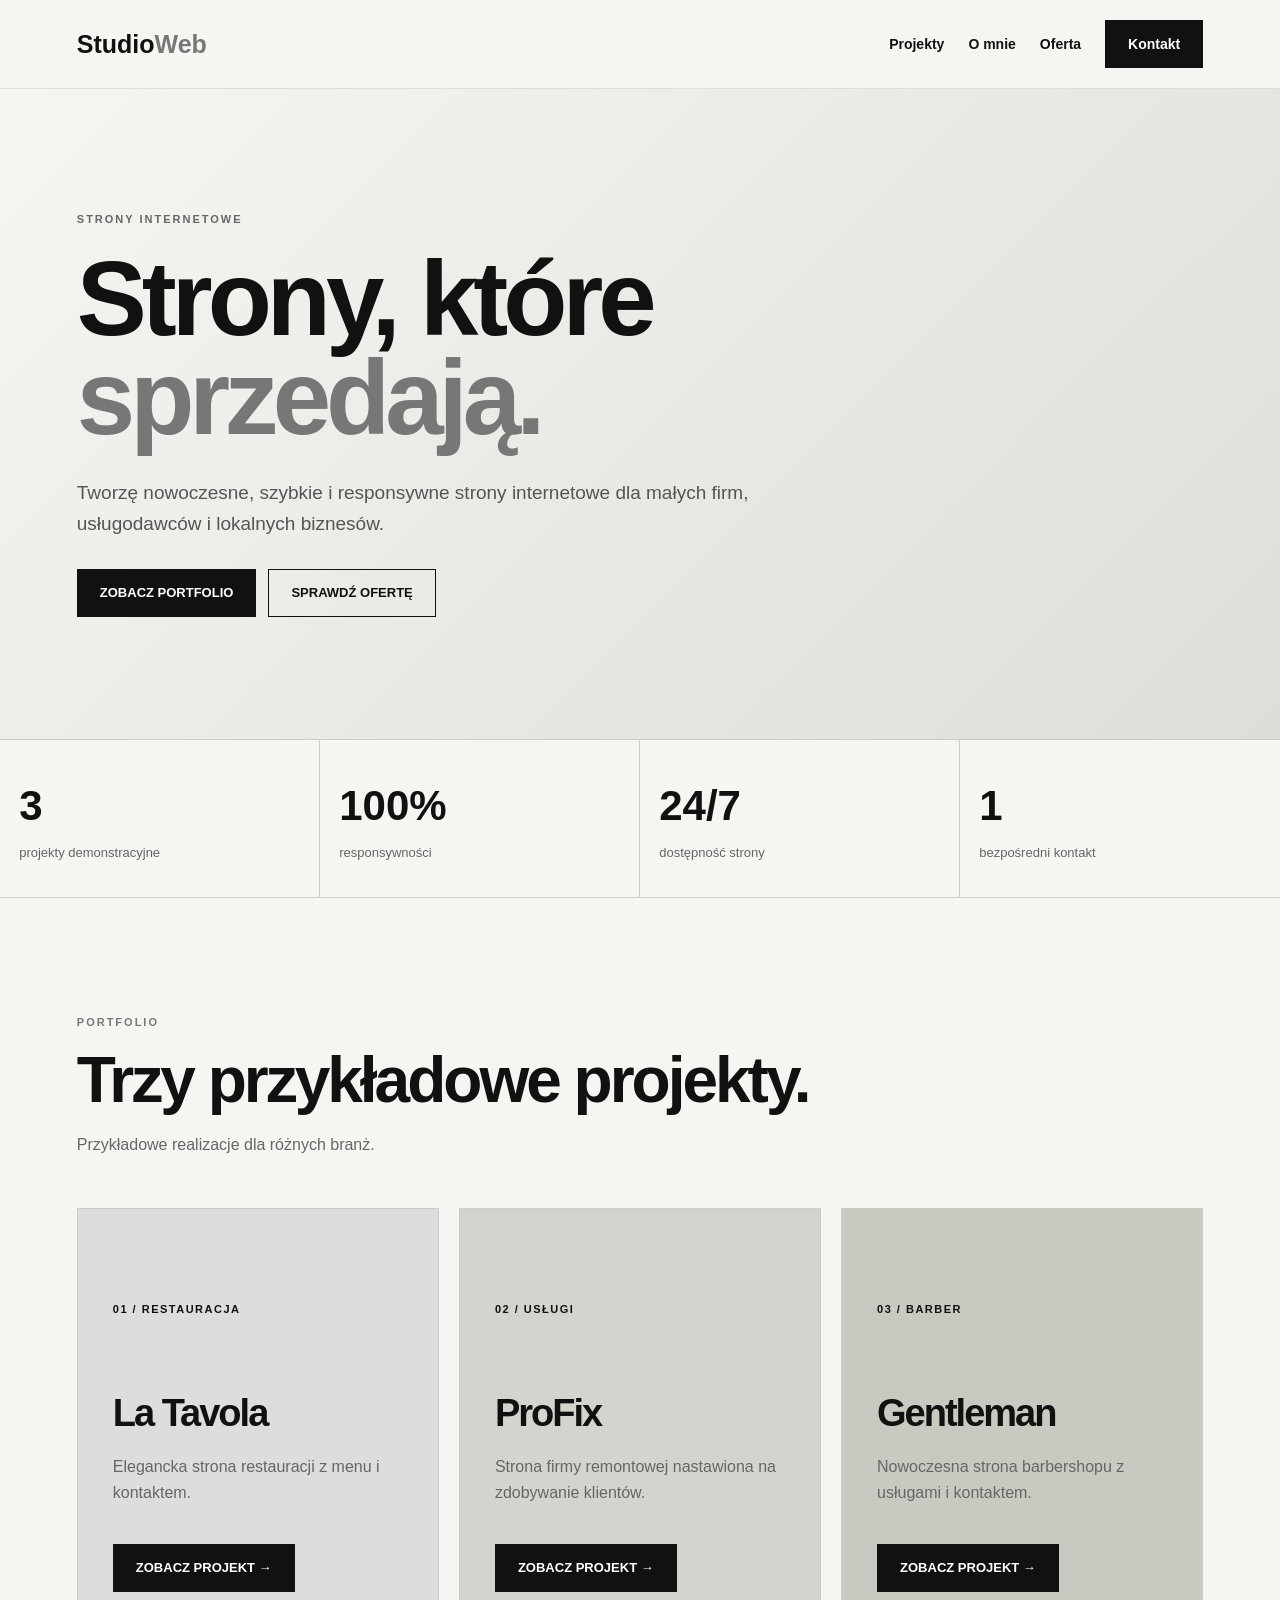
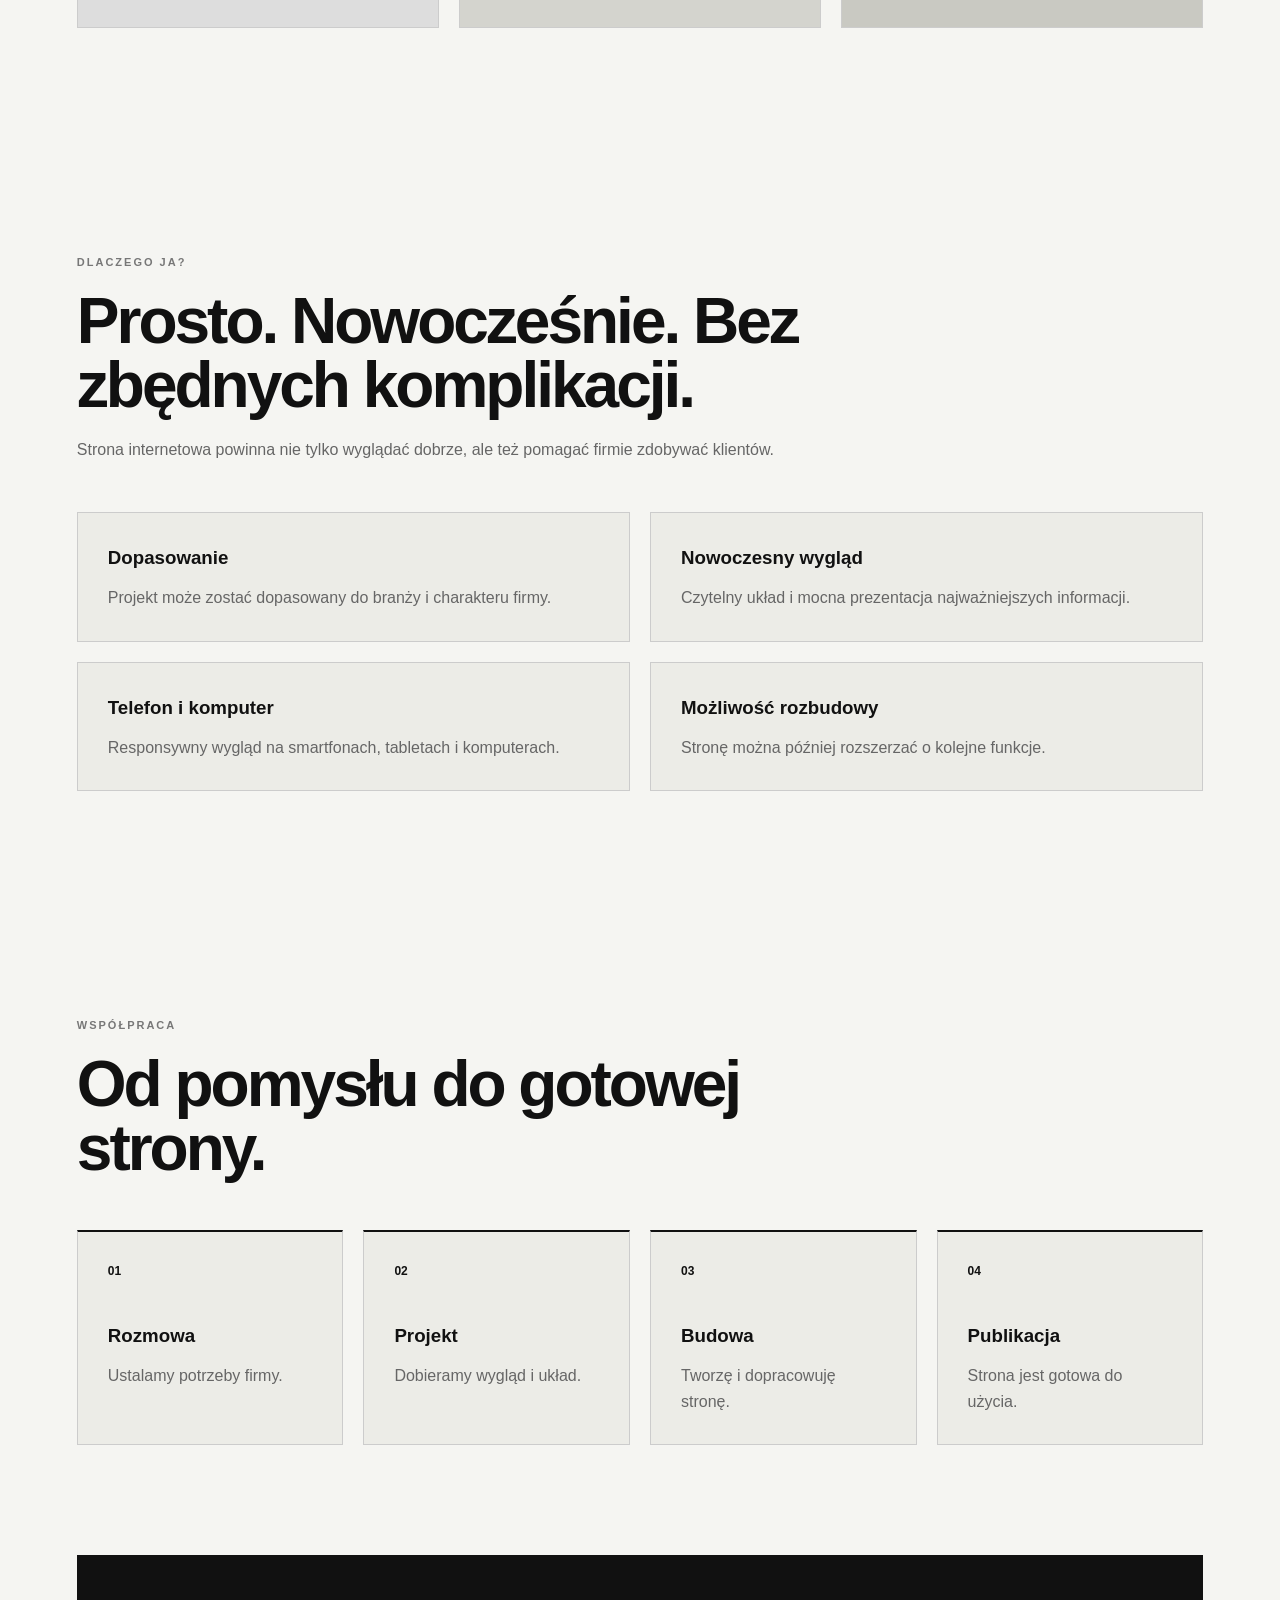
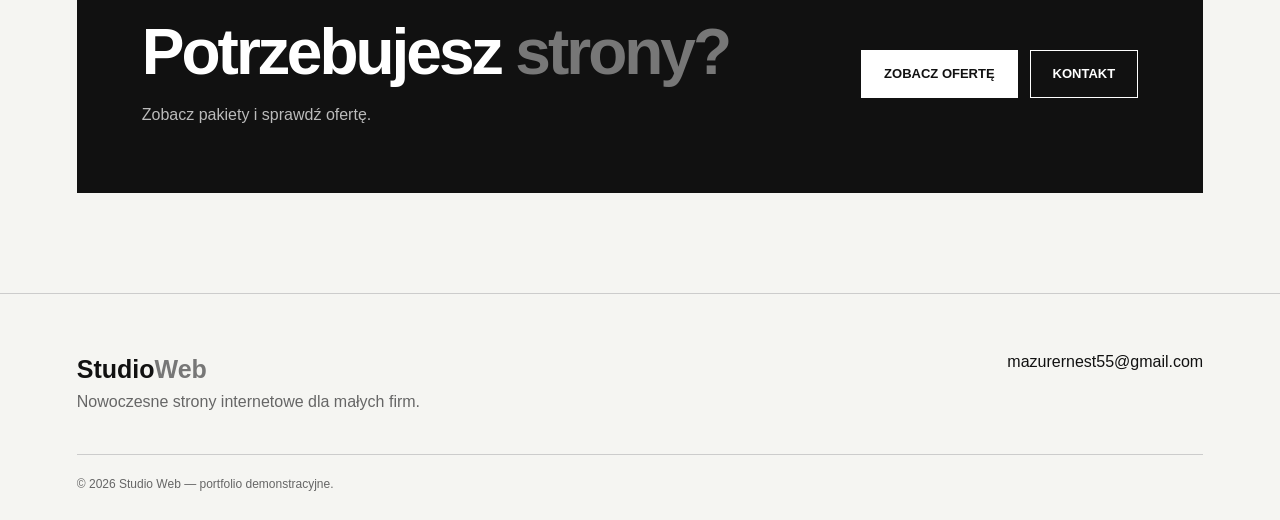
<file: index.html>
<!doctype html><html lang="pl"><head><meta charset="utf-8"><meta name="viewport" content="width=device-width,initial-scale=1"><meta name="description" content="Studio Web — portfolio stron internetowych"><title>Studio Web — Portfolio</title><link rel="stylesheet" href="style.css"></head><body>
<header class="nav"><a class="logo" href="index.html">Studio<span>Web</span></a><nav class="menu"><a href="#projekty">Projekty</a><a href="#o-mnie">O mnie</a><a href="oferta.html">Oferta</a><a class="btn dark" href="oferta.html#kontakt">Kontakt</a></nav></header>
<main><section class="hero"><div class="hero-content"><div class="label">STRONY INTERNETOWE</div><h1>Strony, które <span>sprzedają.</span></h1><p>Tworzę nowoczesne, szybkie i responsywne strony internetowe dla małych firm, usługodawców i lokalnych biznesów.</p><div class="buttons"><a class="btn dark" href="#projekty">ZOBACZ PORTFOLIO</a><a class="btn" href="oferta.html">SPRAWDŹ OFERTĘ</a></div></div></section>
<section class="stats"><div class="stat"><strong>3</strong><span>projekty demonstracyjne</span></div><div class="stat"><strong>100%</strong><span>responsywności</span></div><div class="stat"><strong>24/7</strong><span>dostępność strony</span></div><div class="stat"><strong>1</strong><span>bezpośredni kontakt</span></div></section>
<section id="projekty" class="section"><div class="heading"><small>PORTFOLIO</small><h2>Trzy przykładowe projekty.</h2><p>Przykładowe realizacje dla różnych branż.</p></div><div class="grid">
<a class="card" href="restauracja.html"><div><span class="card-number">01 / RESTAURACJA</span><h3>La Tavola</h3><p>Elegancka strona restauracji z menu i kontaktem.</p><span class="btn dark">ZOBACZ PROJEKT →</span></div></a>
<a class="card" href="remonty.html"><div><span class="card-number">02 / USŁUGI</span><h3>ProFix</h3><p>Strona firmy remontowej nastawiona na zdobywanie klientów.</p><span class="btn dark">ZOBACZ PROJEKT →</span></div></a>
<a class="card" href="barber.html"><div><span class="card-number">03 / BARBER</span><h3>Gentleman</h3><p>Nowoczesna strona barbershopu z usługami i kontaktem.</p><span class="btn dark">ZOBACZ PROJEKT →</span></div></a>
</div></section>
<section id="o-mnie" class="section"><div class="heading"><small>DLACZEGO JA?</small><h2>Prosto. Nowocześnie. Bez zbędnych komplikacji.</h2><p>Strona internetowa powinna nie tylko wyglądać dobrze, ale też pomagać firmie zdobywać klientów.</p></div><div class="about-grid"><article class="box"><h3>Dopasowanie</h3><p>Projekt może zostać dopasowany do branży i charakteru firmy.</p></article><article class="box"><h3>Nowoczesny wygląd</h3><p>Czytelny układ i mocna prezentacja najważniejszych informacji.</p></article><article class="box"><h3>Telefon i komputer</h3><p>Responsywny wygląd na smartfonach, tabletach i komputerach.</p></article><article class="box"><h3>Możliwość rozbudowy</h3><p>Stronę można później rozszerzać o kolejne funkcje.</p></article></div></section>
<section class="section"><div class="heading"><small>WSPÓŁPRACA</small><h2>Od pomysłu do gotowej strony.</h2></div><div class="features"><article class="feature"><strong>01</strong><h3>Rozmowa</h3><p>Ustalamy potrzeby firmy.</p></article><article class="feature"><strong>02</strong><h3>Projekt</h3><p>Dobieramy wygląd i układ.</p></article><article class="feature"><strong>03</strong><h3>Budowa</h3><p>Tworzę i dopracowuję stronę.</p></article><article class="feature"><strong>04</strong><h3>Publikacja</h3><p>Strona jest gotowa do użycia.</p></article></div></section>
<section class="cta"><div><h2>Potrzebujesz <span>strony?</span></h2><p>Zobacz pakiety i sprawdź ofertę.</p></div><div class="buttons"><a class="btn dark" href="oferta.html">ZOBACZ OFERTĘ</a><a class="btn" href="oferta.html#kontakt">KONTAKT</a></div></section></main>
<footer class="footer"><div class="footer-row"><div><div class="logo">Studio<span>Web</span></div><p>Nowoczesne strony internetowe dla małych firm.</p></div><a href="mailto:mazurernest55@gmail.com">mazurernest55@gmail.com</a></div><p class="copy">© 2026 Studio Web — portfolio demonstracyjne.</p></footer></body></html>
</file>
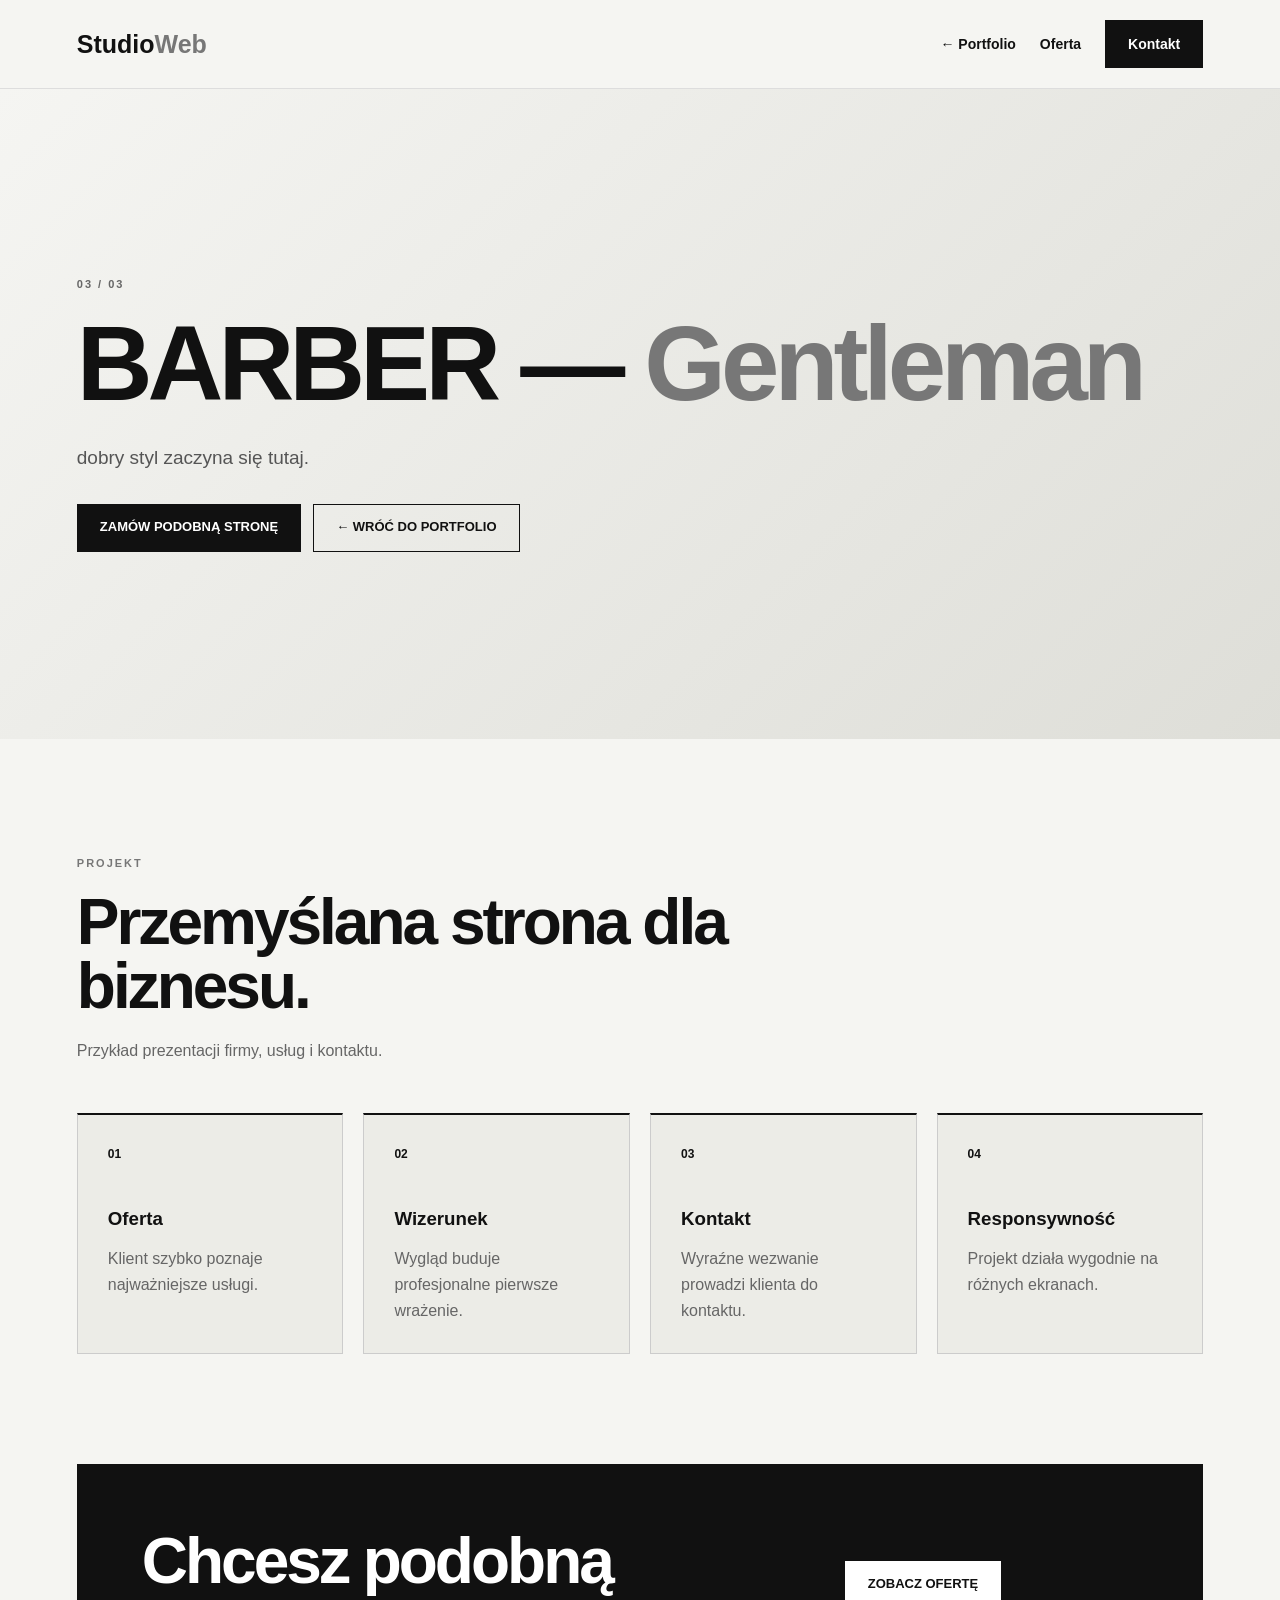
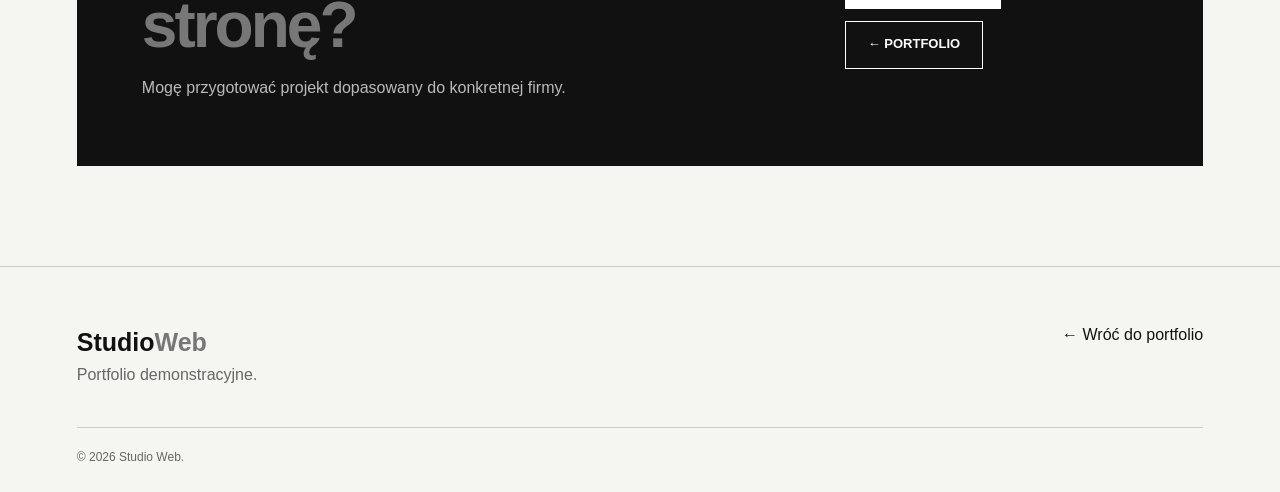
<file: barber.html>
<!doctype html><html lang="pl"><head><meta charset="utf-8"><meta name="viewport" content="width=device-width,initial-scale=1"><meta name="description" content="BARBER — demonstracyjny projekt Studio Web"><title>BARBER — Studio Web</title><link rel="stylesheet" href="style.css"></head><body><header class="nav"><a class="logo" href="index.html">Studio<span>Web</span></a><nav class="menu"><a href="index.html">← Portfolio</a><a href="oferta.html">Oferta</a><a class="btn dark" href="oferta.html#kontakt">Kontakt</a></nav></header><main><section class="page-hero"><div class="label">03 / 03</div><h1>BARBER — <span>Gentleman</span></h1><p>dobry styl zaczyna się tutaj.</p><div class="buttons"><a class="btn dark" href="oferta.html#kontakt">ZAMÓW PODOBNĄ STRONĘ</a><a class="btn" href="index.html">← WRÓĆ DO PORTFOLIO</a></div></section><section class="section"><div class="heading"><small>PROJEKT</small><h2>Przemyślana strona dla biznesu.</h2><p>Przykład prezentacji firmy, usług i kontaktu.</p></div><div class="features"><article class="feature"><strong>01</strong><h3>Oferta</h3><p>Klient szybko poznaje najważniejsze usługi.</p></article><article class="feature"><strong>02</strong><h3>Wizerunek</h3><p>Wygląd buduje profesjonalne pierwsze wrażenie.</p></article><article class="feature"><strong>03</strong><h3>Kontakt</h3><p>Wyraźne wezwanie prowadzi klienta do kontaktu.</p></article><article class="feature"><strong>04</strong><h3>Responsywność</h3><p>Projekt działa wygodnie na różnych ekranach.</p></article></div></section><section class="cta"><div><h2>Chcesz podobną <span>stronę?</span></h2><p>Mogę przygotować projekt dopasowany do konkretnej firmy.</p></div><div class="buttons"><a class="btn dark" href="oferta.html">ZOBACZ OFERTĘ</a><a class="btn" href="index.html">← PORTFOLIO</a></div></section></main><footer class="footer"><div class="footer-row"><div><div class="logo">Studio<span>Web</span></div><p>Portfolio demonstracyjne.</p></div><a href="index.html">← Wróć do portfolio</a></div><p class="copy">© 2026 Studio Web.</p></footer></body></html>
</file>
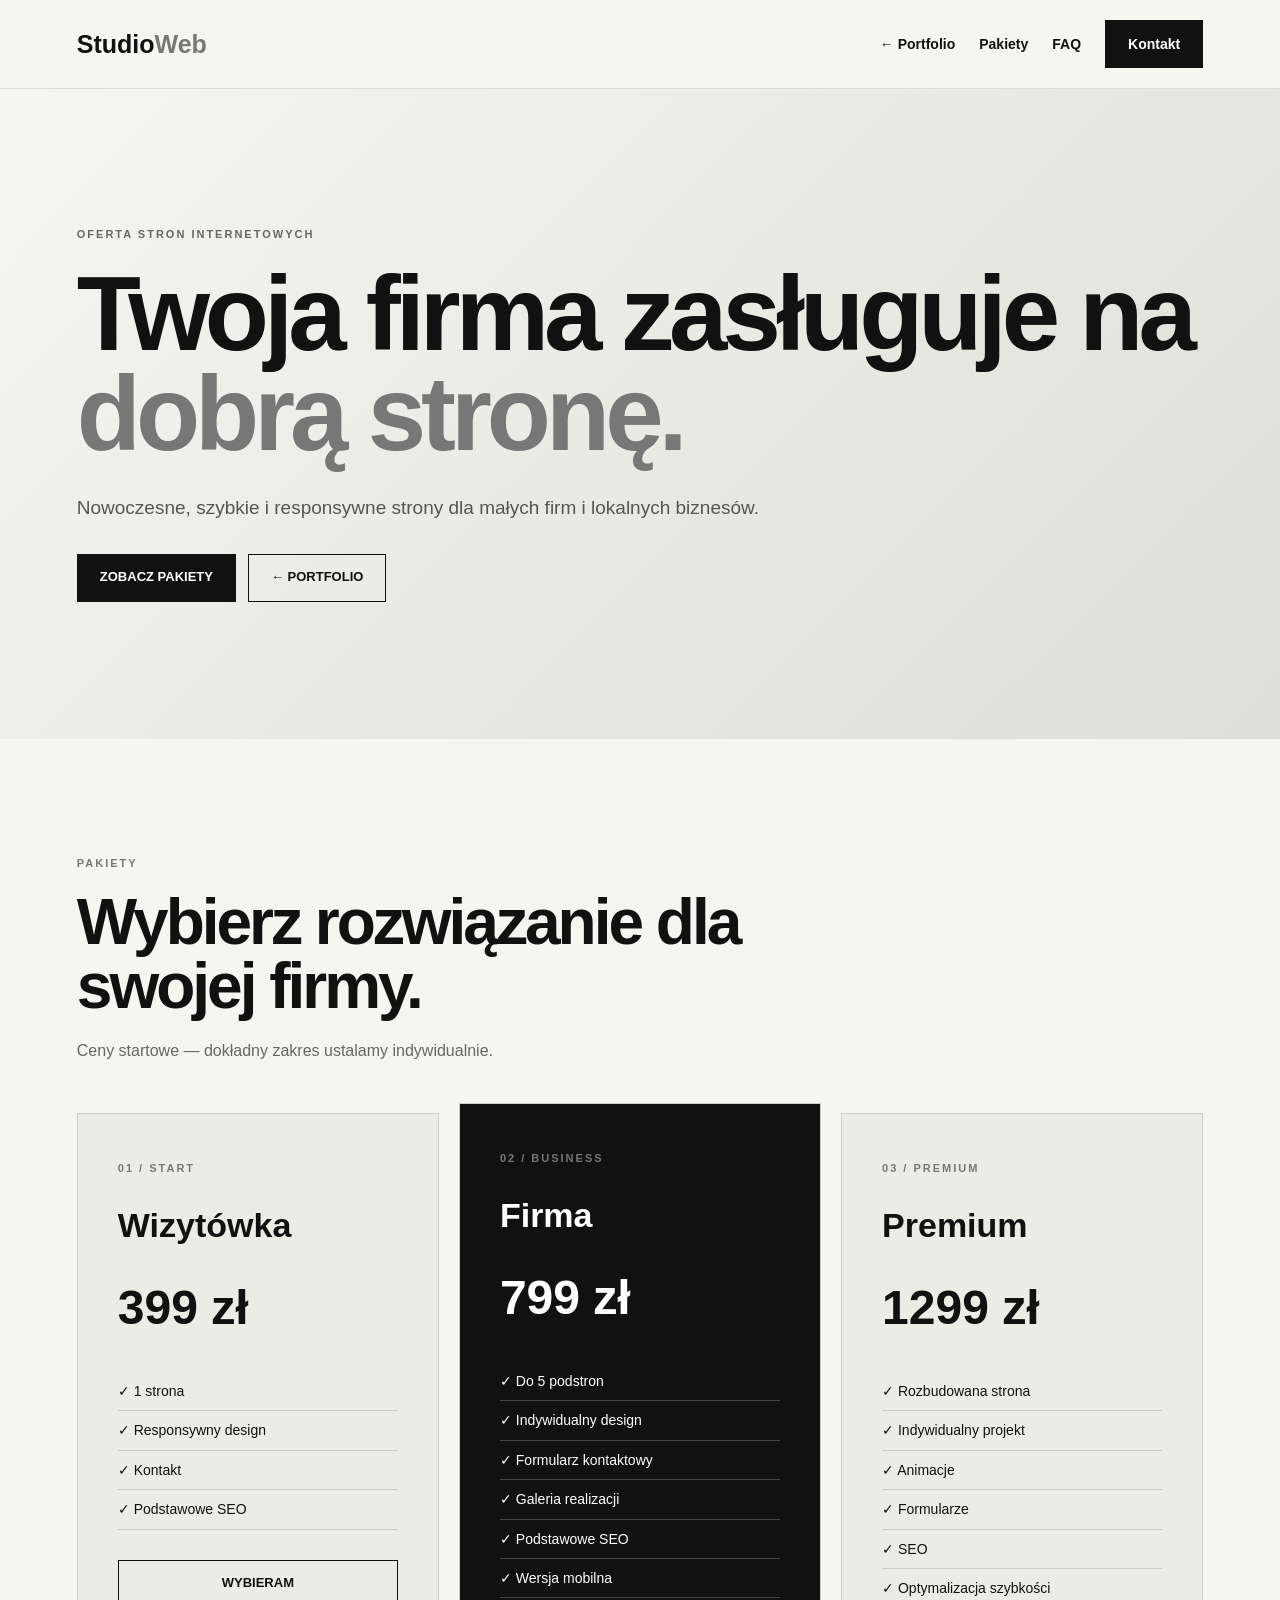
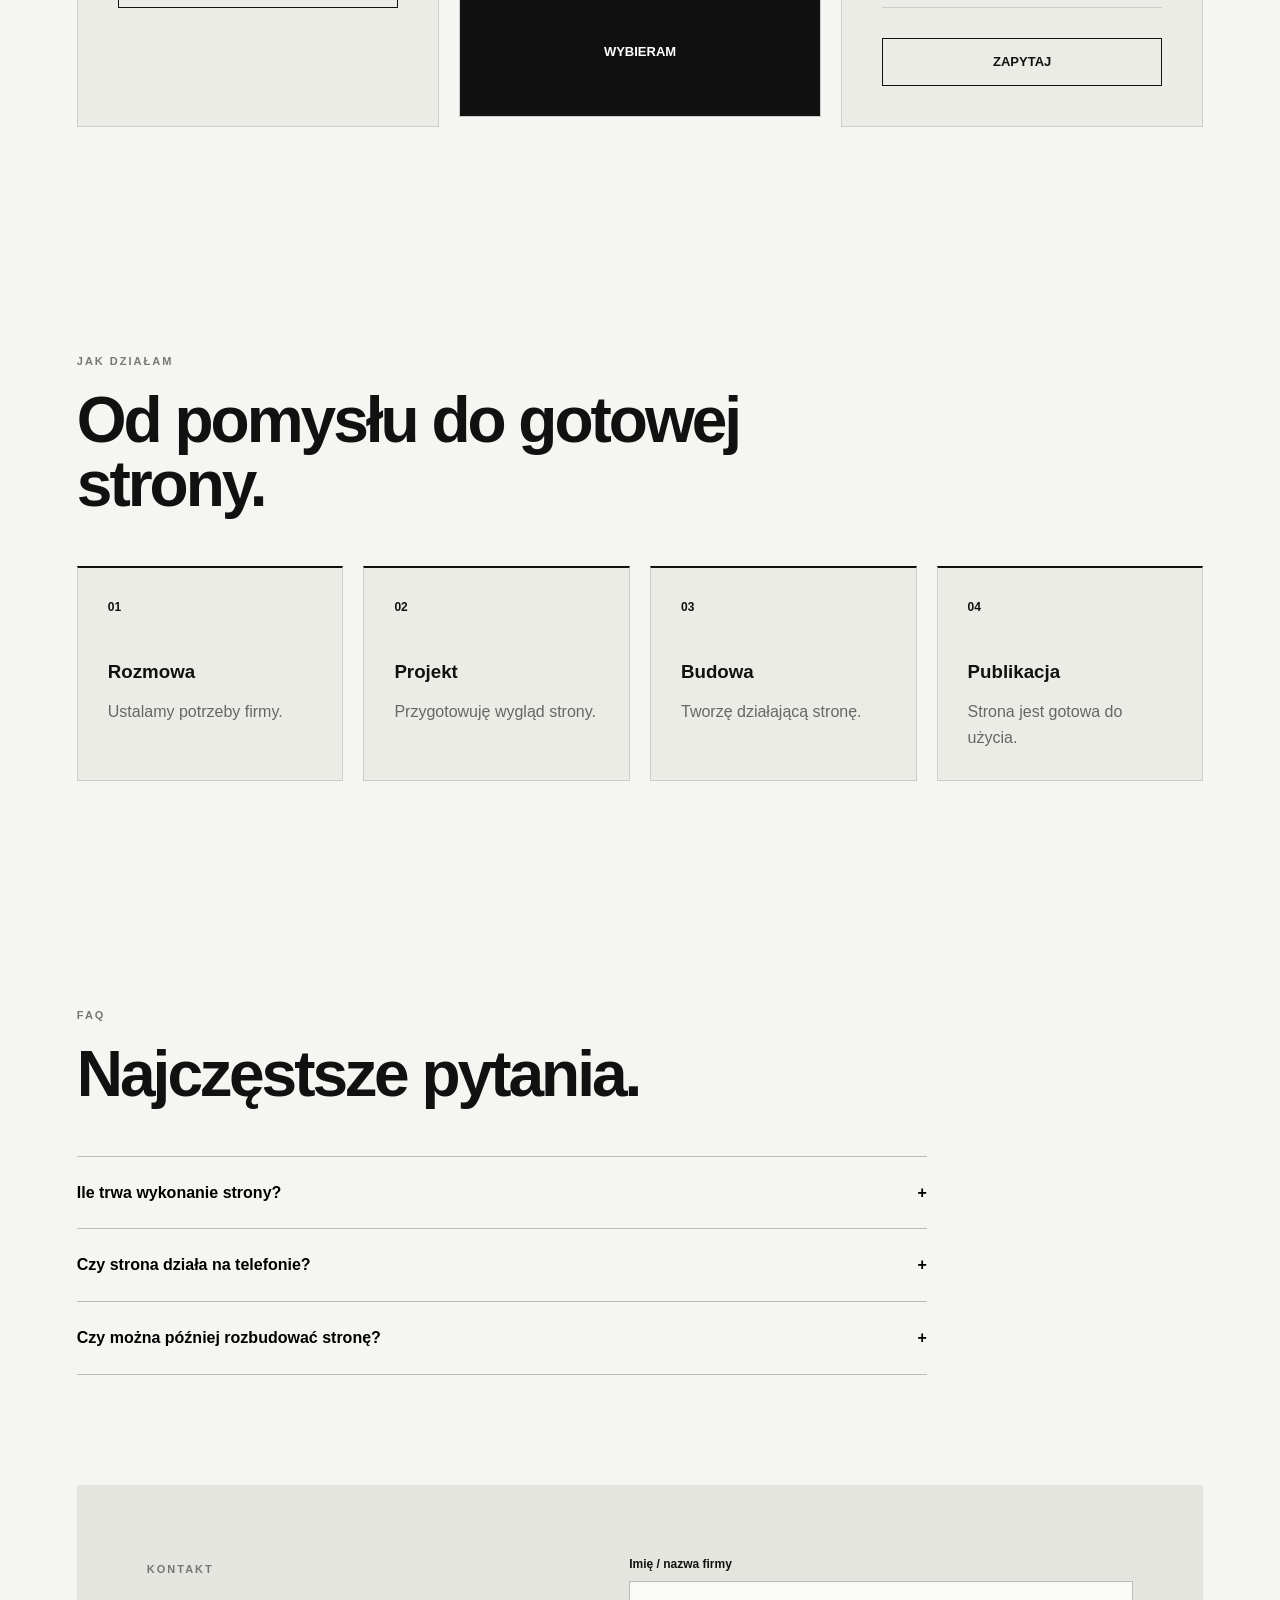
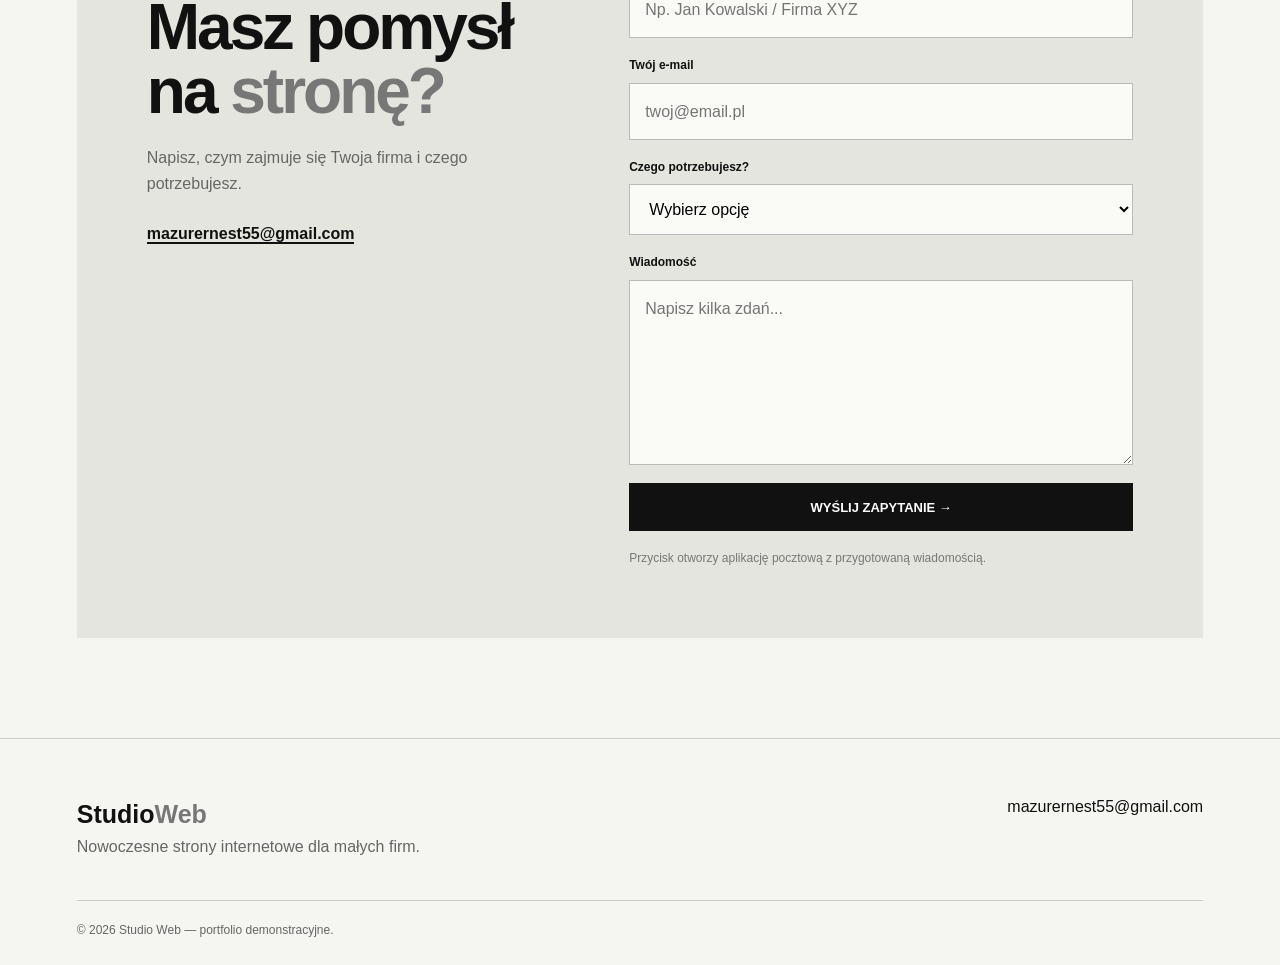
<file: oferta.html>
<!doctype html><html lang="pl"><head><meta charset="utf-8"><meta name="viewport" content="width=device-width,initial-scale=1"><meta name="description" content="Oferta stron internetowych Studio Web"><title>Oferta — Studio Web</title><link rel="stylesheet" href="style.css"></head><body><header class="nav"><a class="logo" href="index.html">Studio<span>Web</span></a><nav class="menu"><a href="index.html">← Portfolio</a><a href="#pakiety">Pakiety</a><a href="#faq">FAQ</a><a href="#kontakt" class="btn dark">Kontakt</a></nav></header><main>
<section class="page-hero"><div class="label">OFERTA STRON INTERNETOWYCH</div><h1>Twoja firma zasługuje na <span>dobrą stronę.</span></h1><p>Nowoczesne, szybkie i responsywne strony dla małych firm i lokalnych biznesów.</p><div class="buttons"><a class="btn dark" href="#pakiety">ZOBACZ PAKIETY</a><a class="btn" href="index.html">← PORTFOLIO</a></div></section>
<section id="pakiety" class="section"><div class="heading"><small>PAKIETY</small><h2>Wybierz rozwiązanie dla swojej firmy.</h2><p>Ceny startowe — dokładny zakres ustalamy indywidualnie.</p></div><div class="price-grid"><article class="price"><small>01 / START</small><h3>Wizytówka</h3><div class="amount">399 zł</div><ul><li>✓ 1 strona</li><li>✓ Responsywny design</li><li>✓ Kontakt</li><li>✓ Podstawowe SEO</li></ul><a class="btn" href="#kontakt">WYBIERAM</a></article><article class="price featured"><small>02 / BUSINESS</small><h3>Firma</h3><div class="amount">799 zł</div><ul><li>✓ Do 5 podstron</li><li>✓ Indywidualny design</li><li>✓ Formularz kontaktowy</li><li>✓ Galeria realizacji</li><li>✓ Podstawowe SEO</li><li>✓ Wersja mobilna</li></ul><a class="btn" href="#kontakt">WYBIERAM</a></article><article class="price"><small>03 / PREMIUM</small><h3>Premium</h3><div class="amount">1299 zł</div><ul><li>✓ Rozbudowana strona</li><li>✓ Indywidualny projekt</li><li>✓ Animacje</li><li>✓ Formularze</li><li>✓ SEO</li><li>✓ Optymalizacja szybkości</li></ul><a class="btn" href="#kontakt">ZAPYTAJ</a></article></div></section>
<section class="section"><div class="heading"><small>JAK DZIAŁAM</small><h2>Od pomysłu do gotowej strony.</h2></div><div class="features"><article class="feature"><strong>01</strong><h3>Rozmowa</h3><p>Ustalamy potrzeby firmy.</p></article><article class="feature"><strong>02</strong><h3>Projekt</h3><p>Przygotowuję wygląd strony.</p></article><article class="feature"><strong>03</strong><h3>Budowa</h3><p>Tworzę działającą stronę.</p></article><article class="feature"><strong>04</strong><h3>Publikacja</h3><p>Strona jest gotowa do użycia.</p></article></div></section>
<section id="faq" class="section"><div class="heading"><small>FAQ</small><h2>Najczęstsze pytania.</h2></div><div class="faq"><div class="faq-item"><button type="button" onclick="faq(this)">Ile trwa wykonanie strony?<span>+</span></button><div class="answer">Prosta strona może być gotowa w ciągu kilku dni. Termin zależy od zakresu projektu.</div></div><div class="faq-item"><button type="button" onclick="faq(this)">Czy strona działa na telefonie?<span>+</span></button><div class="answer">Tak. Projekt jest responsywny i dopasowany do telefonu, tabletu i komputera.</div></div><div class="faq-item"><button type="button" onclick="faq(this)">Czy można później rozbudować stronę?<span>+</span></button><div class="answer">Tak. Można dodawać kolejne podstrony, galerie, formularze i funkcje.</div></div></div></section>
<section id="kontakt" class="contact-section"><div class="contact-intro"><small>KONTAKT</small><h2>Masz pomysł na <span>stronę?</span></h2><p>Napisz, czym zajmuje się Twoja firma i czego potrzebujesz.</p><a class="email-link" href="mailto:mazurernest55@gmail.com">mazurernest55@gmail.com</a></div><form class="contact-form" id="contactForm"><div class="form-group"><label for="name">Imię / nazwa firmy</label><input id="name" required placeholder="Np. Jan Kowalski / Firma XYZ"></div><div class="form-group"><label for="email">Twój e-mail</label><input id="email" type="email" required placeholder="twoj@email.pl"></div><div class="form-group"><label for="service">Czego potrzebujesz?</label><select id="service" required><option value="">Wybierz opcję</option><option>Prosta strona / wizytówka</option><option>Strona firmowa</option><option>Sklep internetowy</option><option>Inny projekt</option></select></div><div class="form-group"><label for="message">Wiadomość</label><textarea id="message" rows="6" required placeholder="Napisz kilka zdań..."></textarea></div><button class="btn dark" type="submit">WYŚLIJ ZAPYTANIE →</button><p class="form-note">Przycisk otworzy aplikację pocztową z przygotowaną wiadomością.</p></form></section></main><footer class="footer"><div class="footer-row"><div><div class="logo">Studio<span>Web</span></div><p>Nowoczesne strony internetowe dla małych firm.</p></div><a href="mailto:mazurernest55@gmail.com">mazurernest55@gmail.com</a></div><p class="copy">© 2026 Studio Web — portfolio demonstracyjne.</p></footer>
<script>function faq(b){const i=b.parentElement,o=i.classList.contains('open');document.querySelectorAll('.faq-item').forEach(x=>x.classList.remove('open'));if(!o)i.classList.add('open')}document.getElementById('contactForm').addEventListener('submit',function(e){e.preventDefault();const n=document.getElementById('name').value.trim(),m=document.getElementById('email').value.trim(),s=document.getElementById('service').value,t=document.getElementById('message').value.trim();location.href='mailto:mazurernest55@gmail.com?subject='+encodeURIComponent('Zapytanie o stronę — '+n)+'&body='+encodeURIComponent('Dzień dobry!\n\nImię / firma: '+n+'\nE-mail: '+m+'\nRodzaj strony: '+s+'\n\nWiadomość:\n'+t)})</script></body></html>
</file>
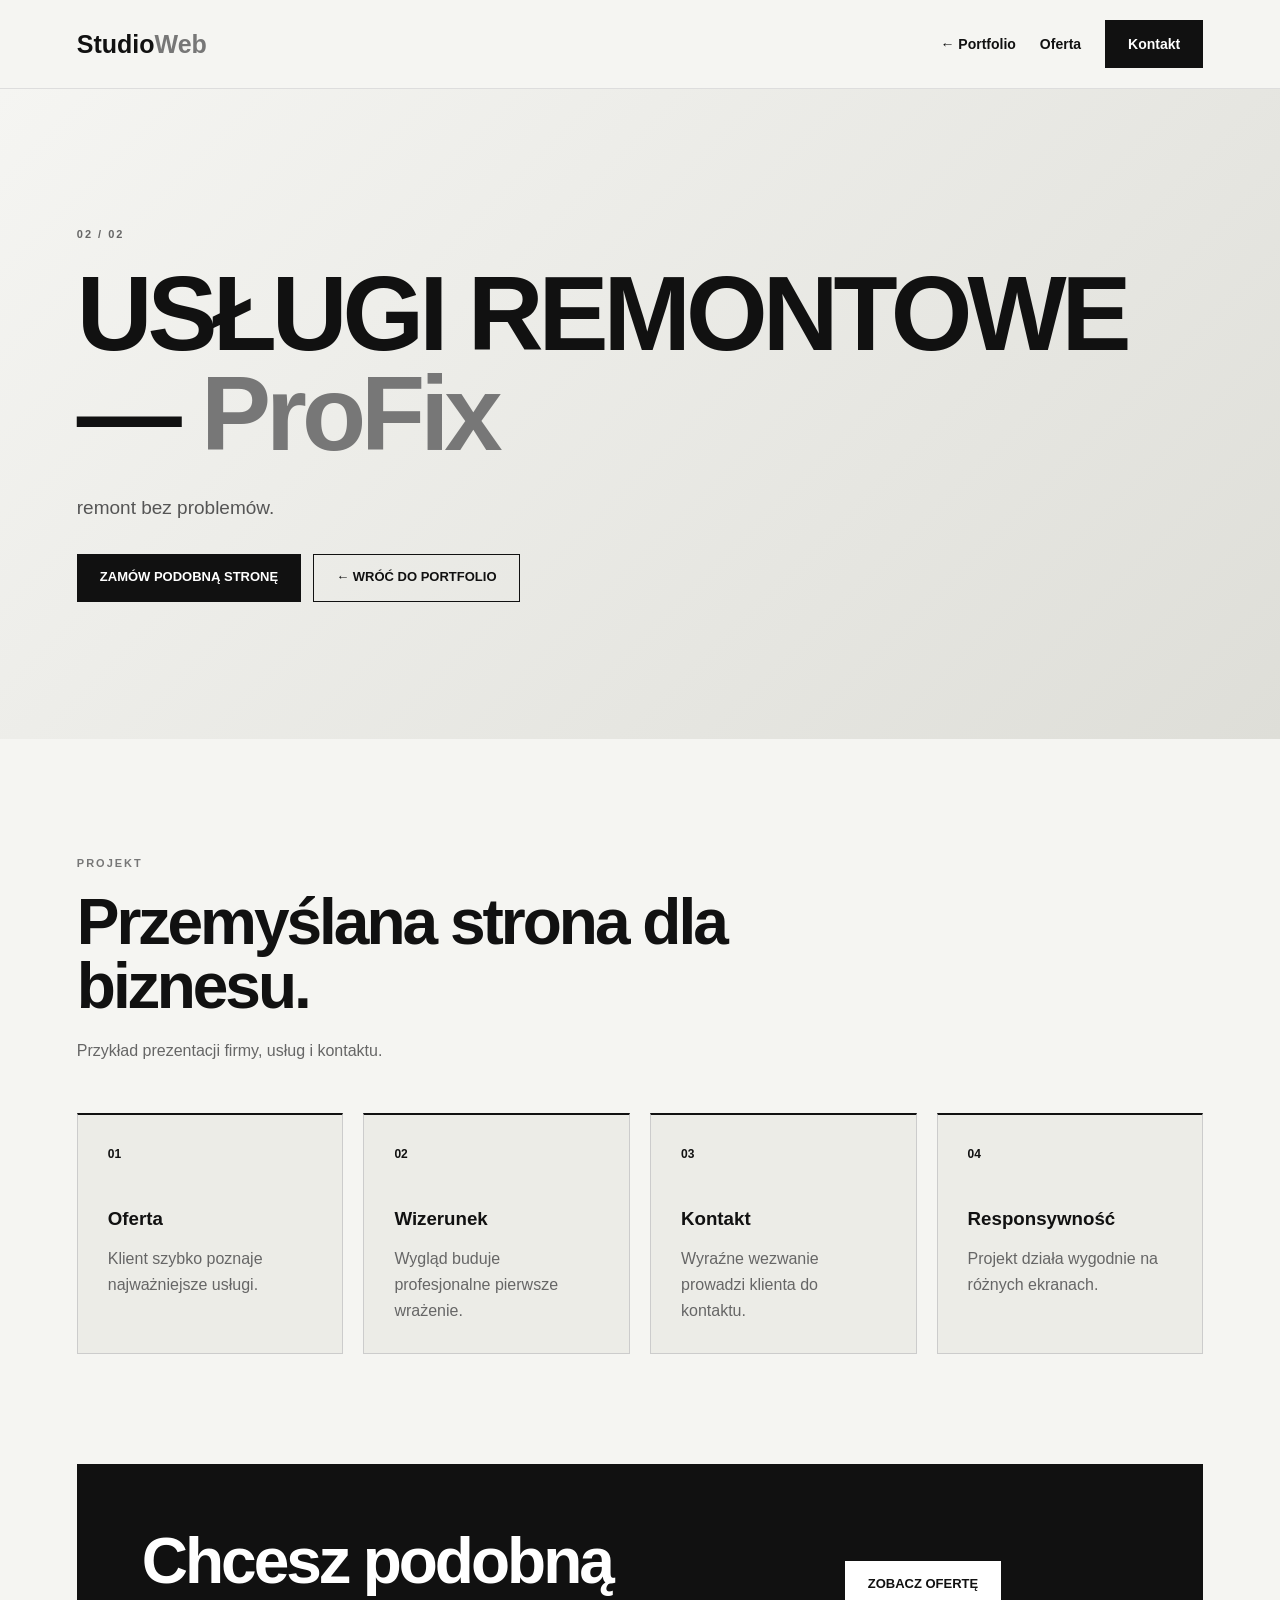
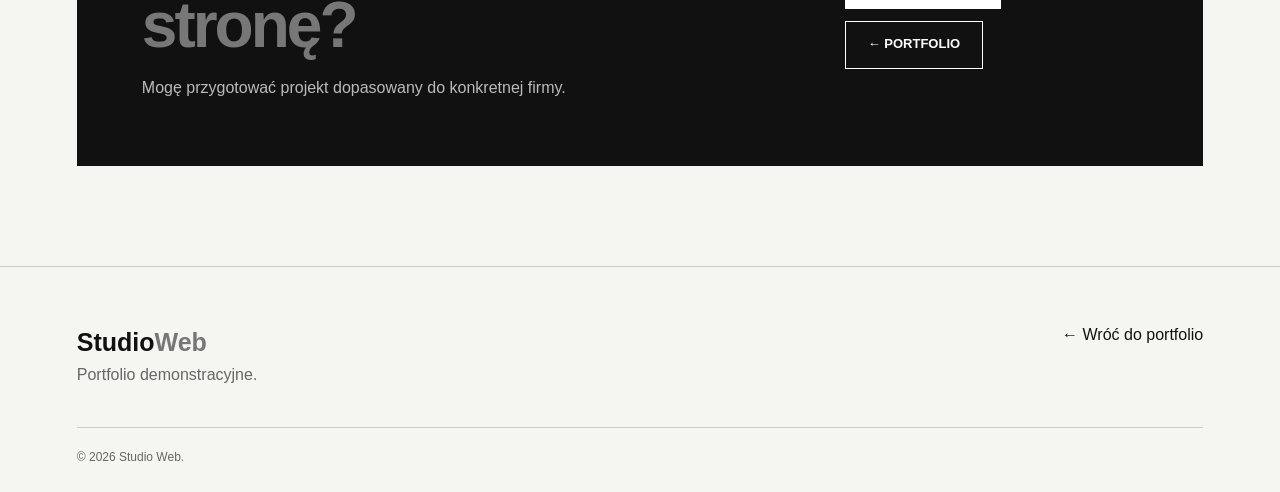
<file: remonty.html>
<!doctype html><html lang="pl"><head><meta charset="utf-8"><meta name="viewport" content="width=device-width,initial-scale=1"><meta name="description" content="USŁUGI REMONTOWE — demonstracyjny projekt Studio Web"><title>USŁUGI REMONTOWE — Studio Web</title><link rel="stylesheet" href="style.css"></head><body><header class="nav"><a class="logo" href="index.html">Studio<span>Web</span></a><nav class="menu"><a href="index.html">← Portfolio</a><a href="oferta.html">Oferta</a><a class="btn dark" href="oferta.html#kontakt">Kontakt</a></nav></header><main><section class="page-hero"><div class="label">02 / 02</div><h1>USŁUGI REMONTOWE — <span>ProFix</span></h1><p>remont bez problemów.</p><div class="buttons"><a class="btn dark" href="oferta.html#kontakt">ZAMÓW PODOBNĄ STRONĘ</a><a class="btn" href="index.html">← WRÓĆ DO PORTFOLIO</a></div></section><section class="section"><div class="heading"><small>PROJEKT</small><h2>Przemyślana strona dla biznesu.</h2><p>Przykład prezentacji firmy, usług i kontaktu.</p></div><div class="features"><article class="feature"><strong>01</strong><h3>Oferta</h3><p>Klient szybko poznaje najważniejsze usługi.</p></article><article class="feature"><strong>02</strong><h3>Wizerunek</h3><p>Wygląd buduje profesjonalne pierwsze wrażenie.</p></article><article class="feature"><strong>03</strong><h3>Kontakt</h3><p>Wyraźne wezwanie prowadzi klienta do kontaktu.</p></article><article class="feature"><strong>04</strong><h3>Responsywność</h3><p>Projekt działa wygodnie na różnych ekranach.</p></article></div></section><section class="cta"><div><h2>Chcesz podobną <span>stronę?</span></h2><p>Mogę przygotować projekt dopasowany do konkretnej firmy.</p></div><div class="buttons"><a class="btn dark" href="oferta.html">ZOBACZ OFERTĘ</a><a class="btn" href="index.html">← PORTFOLIO</a></div></section></main><footer class="footer"><div class="footer-row"><div><div class="logo">Studio<span>Web</span></div><p>Portfolio demonstracyjne.</p></div><a href="index.html">← Wróć do portfolio</a></div><p class="copy">© 2026 Studio Web.</p></footer></body></html>
</file>
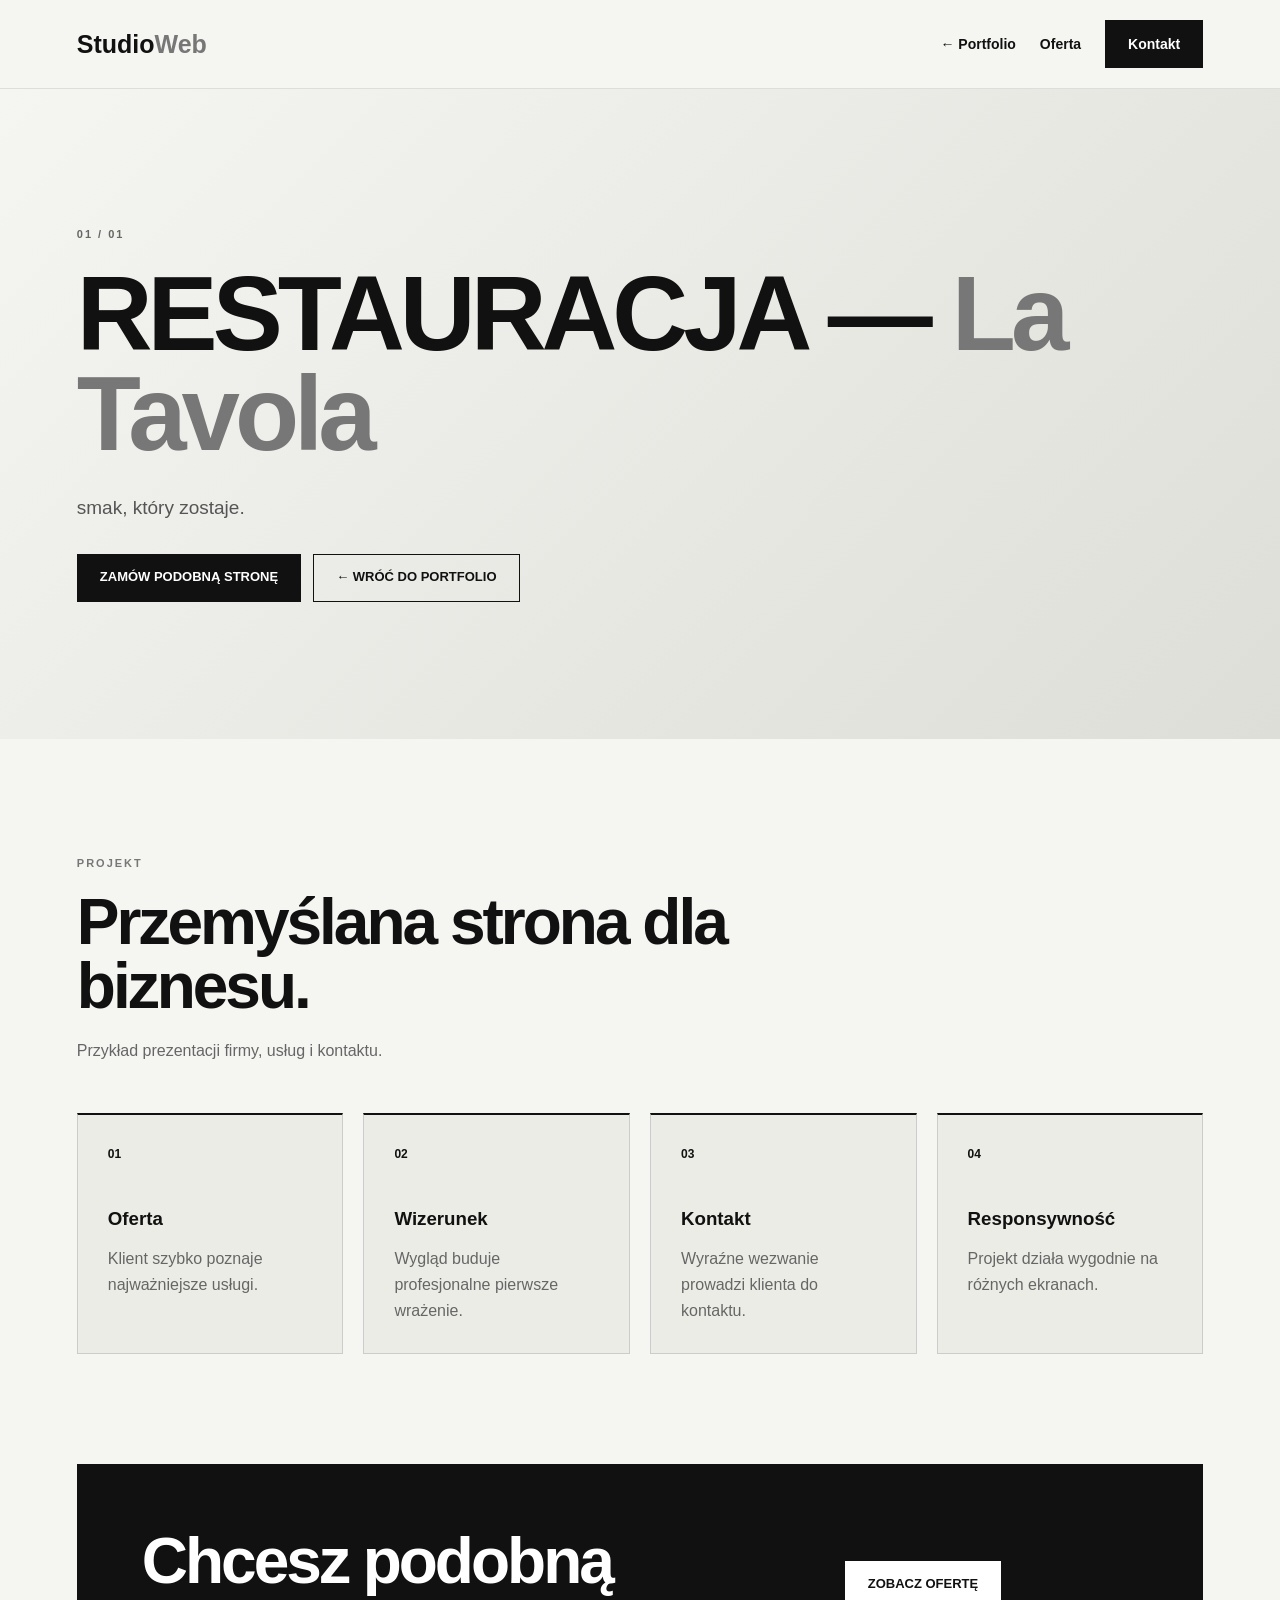
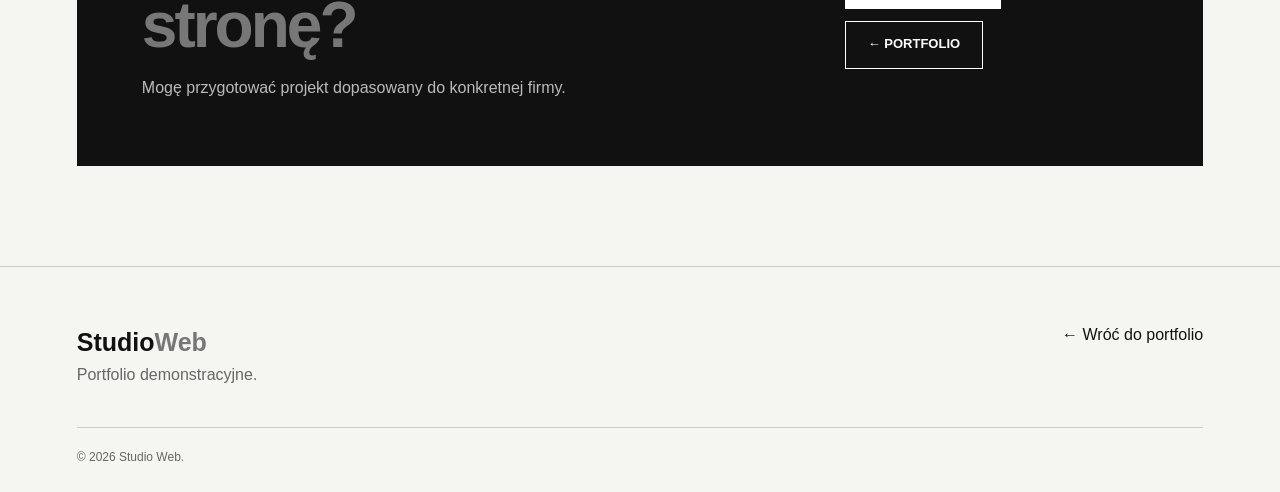
<file: restauracja.html>
<!doctype html><html lang="pl"><head><meta charset="utf-8"><meta name="viewport" content="width=device-width,initial-scale=1"><meta name="description" content="RESTAURACJA — demonstracyjny projekt Studio Web"><title>RESTAURACJA — Studio Web</title><link rel="stylesheet" href="style.css"></head><body><header class="nav"><a class="logo" href="index.html">Studio<span>Web</span></a><nav class="menu"><a href="index.html">← Portfolio</a><a href="oferta.html">Oferta</a><a class="btn dark" href="oferta.html#kontakt">Kontakt</a></nav></header><main><section class="page-hero"><div class="label">01 / 01</div><h1>RESTAURACJA — <span>La Tavola</span></h1><p>smak, który zostaje.</p><div class="buttons"><a class="btn dark" href="oferta.html#kontakt">ZAMÓW PODOBNĄ STRONĘ</a><a class="btn" href="index.html">← WRÓĆ DO PORTFOLIO</a></div></section><section class="section"><div class="heading"><small>PROJEKT</small><h2>Przemyślana strona dla biznesu.</h2><p>Przykład prezentacji firmy, usług i kontaktu.</p></div><div class="features"><article class="feature"><strong>01</strong><h3>Oferta</h3><p>Klient szybko poznaje najważniejsze usługi.</p></article><article class="feature"><strong>02</strong><h3>Wizerunek</h3><p>Wygląd buduje profesjonalne pierwsze wrażenie.</p></article><article class="feature"><strong>03</strong><h3>Kontakt</h3><p>Wyraźne wezwanie prowadzi klienta do kontaktu.</p></article><article class="feature"><strong>04</strong><h3>Responsywność</h3><p>Projekt działa wygodnie na różnych ekranach.</p></article></div></section><section class="cta"><div><h2>Chcesz podobną <span>stronę?</span></h2><p>Mogę przygotować projekt dopasowany do konkretnej firmy.</p></div><div class="buttons"><a class="btn dark" href="oferta.html">ZOBACZ OFERTĘ</a><a class="btn" href="index.html">← PORTFOLIO</a></div></section></main><footer class="footer"><div class="footer-row"><div><div class="logo">Studio<span>Web</span></div><p>Portfolio demonstracyjne.</p></div><a href="index.html">← Wróć do portfolio</a></div><p class="copy">© 2026 Studio Web.</p></footer></body></html>
</file>
<file: style.css>
*{box-sizing:border-box;margin:0;padding:0}html{scroll-behavior:smooth}body{font-family:Arial,Helvetica,sans-serif;background:#f5f5f2;color:#111;line-height:1.6}a{text-decoration:none;color:inherit}.nav{padding:20px 6%;display:flex;justify-content:space-between;align-items:center;position:sticky;top:0;background:#f5f5f2;border-bottom:1px solid #ddd;z-index:10}.logo{font-size:25px;font-weight:800}.logo span,h1 span,h2 span{color:#777}.menu{display:flex;gap:24px;align-items:center}.menu a{font-weight:700;font-size:14px}.btn{display:inline-flex;align-items:center;justify-content:center;min-height:48px;padding:0 22px;border:1px solid #111;font-weight:800;font-size:13px;transition:.2s}.btn:hover{transform:translateY(-2px)}.dark{background:#111;color:#fff}.buttons{display:flex;gap:12px;flex-wrap:wrap}.hero,.page-hero{padding:120px 6%;min-height:650px;display:flex;flex-direction:column;justify-content:center;background:linear-gradient(135deg,#f5f5f2,#deded8)}.hero-content{max-width:900px}.label{font-size:11px;font-weight:800;letter-spacing:2px;color:#666;margin-bottom:20px}.hero h1,.page-hero h1{font-size:clamp(52px,9vw,105px);line-height:.95;letter-spacing:-5px;margin-bottom:30px}.hero p,.page-hero p{max-width:700px;color:#555;font-size:19px;margin-bottom:30px}.stats{display:grid;grid-template-columns:repeat(4,1fr);border-block:1px solid #ccc}.stat{padding:32px 6%;border-right:1px solid #ccc}.stat:last-child{border:0}.stat strong{display:block;font-size:42px}.stat span{font-size:13px;color:#666}.section{padding:110px 6%}.heading{max-width:760px;margin-bottom:50px}.heading small,.contact-intro small{font-size:11px;font-weight:800;letter-spacing:2px;color:#777}.heading h2{font-size:clamp(38px,5vw,65px);line-height:1;letter-spacing:-3px;margin:15px 0 20px}.heading p{color:#666}.grid,.price-grid{display:grid;grid-template-columns:repeat(3,1fr);gap:20px}.card{min-height:420px;padding:35px;display:flex;align-items:flex-end;background:#ddd;border:1px solid #ccc;transition:.25s}.card:nth-child(2){background:#d4d4ce}.card:nth-child(3){background:#c9c9c2}.card:hover{background:#111;color:#fff;transform:translateY(-7px)}.card-number{font-size:11px;font-weight:800;letter-spacing:1.5px;display:block;margin-bottom:65px}.card h3{font-size:38px;letter-spacing:-2px}.card p{color:#666;min-height:70px;margin:10px 0 20px}.card:hover p{color:#ccc}.about-grid{display:grid;grid-template-columns:repeat(2,1fr);gap:20px}.box,.feature{padding:30px;border:1px solid #ccc;background:#ecece7}.box h3,.feature h3{margin-bottom:12px}.box p,.feature p{color:#666}.features{display:grid;grid-template-columns:repeat(4,1fr);gap:20px}.feature{border-top:2px solid #111}.feature strong{display:block;margin-bottom:40px;font-size:12px}.cta{margin:0 6% 100px;padding:65px;background:#111;color:#fff;display:flex;justify-content:space-between;gap:35px;align-items:center}.cta h2{font-size:clamp(38px,5vw,65px);line-height:1;letter-spacing:-3px;margin-bottom:18px}.cta p{color:#bbb}.cta .btn{border-color:#fff;color:#fff}.cta .dark{background:#fff;color:#111}.price{padding:40px;border:1px solid #ccc;background:#ecece7}.price.featured{background:#111;color:#fff;transform:translateY(-10px)}.price small{font-size:11px;font-weight:800;letter-spacing:2px;color:#777}.price h3{font-size:34px;margin:18px 0}.amount{font-size:48px;font-weight:800;margin-bottom:25px}.price ul{list-style:none;margin-bottom:30px}.price li{padding:8px 0;border-bottom:1px solid #ccc;font-size:14px}.price.featured li{border-color:#444}.price .btn{width:100%}.faq{max-width:850px}.faq-item{border-top:1px solid #bbb}.faq-item:last-child{border-bottom:1px solid #bbb}.faq-item button{width:100%;padding:23px 0;border:0;background:transparent;display:flex;justify-content:space-between;font:inherit;font-weight:700;cursor:pointer}.answer{display:none;padding-bottom:23px;color:#666}.faq-item.open .answer{display:block}.contact-section{margin:0 6% 100px;padding:70px;background:#e5e5df;display:grid;grid-template-columns:.9fr 1.1fr;gap:70px}.contact-intro h2{font-size:clamp(42px,5vw,68px);line-height:1;letter-spacing:-3px;margin:15px 0 22px}.contact-intro p{max-width:500px;color:#666;margin-bottom:25px}.email-link{font-weight:800;border-bottom:2px solid}.contact-form{display:flex;flex-direction:column;gap:18px}.form-group{display:flex;flex-direction:column;gap:7px}.form-group label{font-size:12px;font-weight:800}.form-group input,.form-group select,.form-group textarea{padding:15px;border:1px solid #bbb;background:#fafaf7;font:inherit}.contact-form button{cursor:pointer}.form-note{font-size:12px;color:#777}.footer{padding:55px 6% 25px;border-top:1px solid #ccc}.footer-row{display:flex;justify-content:space-between;gap:30px;margin-bottom:40px}.footer p{color:#666}.copy{padding-top:20px;border-top:1px solid #ccc;font-size:12px}@media(max-width:900px){.menu a:not(.btn){display:none}.stats{grid-template-columns:repeat(2,1fr)}.stat:nth-child(2){border-right:0}.grid,.price-grid{grid-template-columns:1fr}.price.featured{transform:none}.features{grid-template-columns:repeat(2,1fr)}.cta{margin-inline:5%;padding:45px;flex-direction:column;align-items:flex-start}.contact-section{grid-template-columns:1fr;padding:45px;gap:45px}}@media(max-width:600px){.nav{padding:16px 5%}.hero,.page-hero{padding:85px 5%;min-height:570px}.hero h1,.page-hero h1{font-size:52px;letter-spacing:-3px}.section{padding:75px 5%}.stats{grid-template-columns:1fr}.stat{border-right:0;border-bottom:1px solid #ccc}.stat:last-child{border-bottom:0}.about-grid,.features{grid-template-columns:1fr}.card{min-height:370px}.cta{padding:35px 25px}.cta .btn,.buttons .btn{width:100%}.contact-section{margin-inline:5%;padding:35px 25px}.footer-row{flex-direction:column}}
</file>
